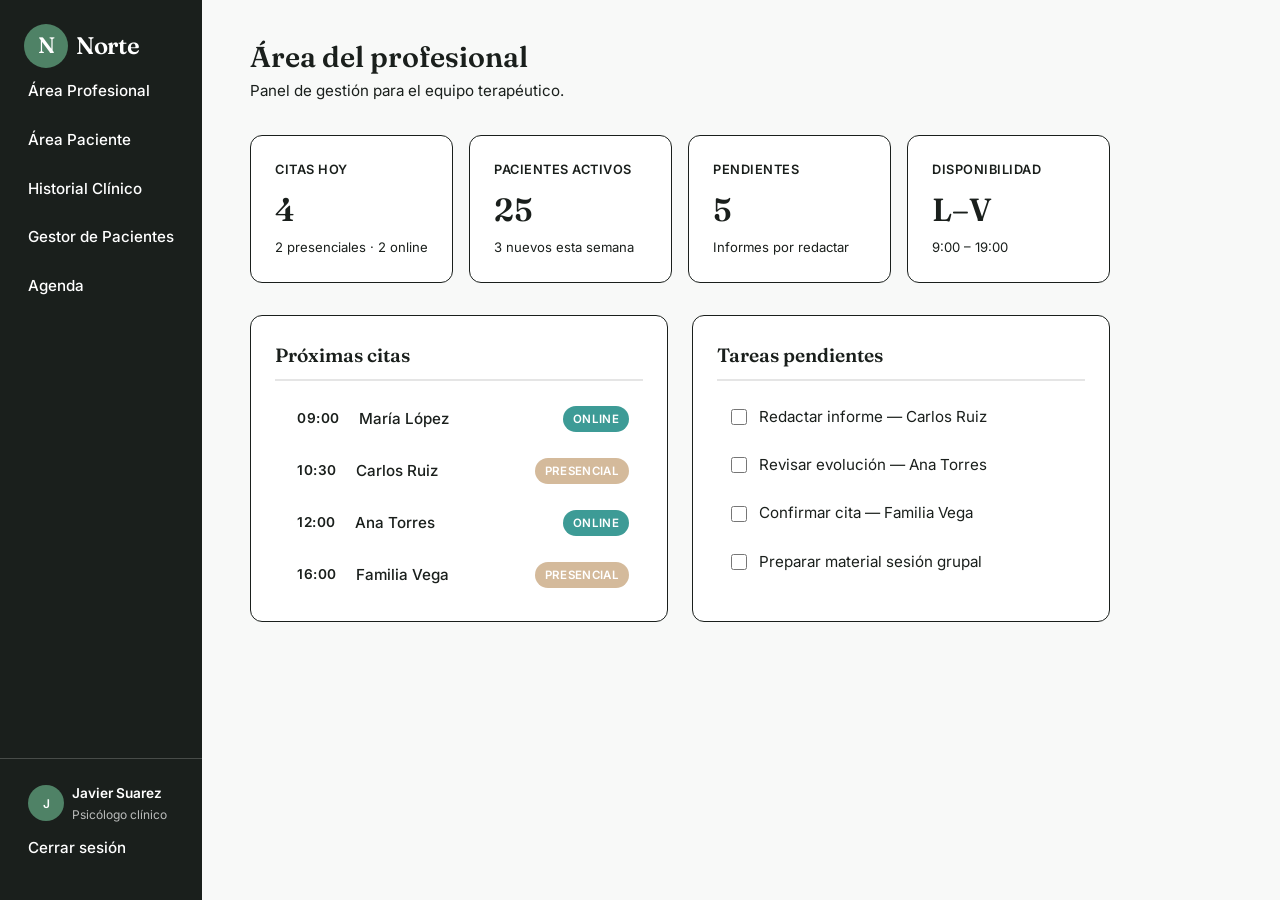
<file: dashboard.html>
<!DOCTYPE html>
<html lang="en">

<head>
    <meta charset="UTF-8">
    <meta name="viewport" content="width=device-width, initial-scale=1.0">
    <title>Consultorio Psicológico Norte</title>
    <link
        href="https://fonts.googleapis.com/css2?family=Fraunces:opsz,wght@9..144,400;9..144,500;9..144,600&family=Inter:wght@400;500;600&display=swap"
        rel="stylesheet" />
    <link rel="stylesheet" href="/css/global.css">
    <link rel="stylesheet" href="/css/dashboard.css">
    <link rel="stylesheet" href="/css/sidebar.css">
</head>

<body>
    <main class="view-general">
        <aside class="sidebar">
            <div class="sidebar-brand">
                <div class="logo-circle">N</div>
                <span class="logo-name">Norte</span>
            </div>
            <nav class="sidebar-nav">
                <a href="/dashboard.html" class="nav-item">Área Profesional</a>
                <a href="/patient-dashboard.html" class="nav-item">Área Paciente</a>
                <a href="/history.html" class="nav-item">Historial Clínico</a>
                <a href="/patient-manager.html" class="nav-item">Gestor de Pacientes</a>
                <a href="/planner.html" class="nav-item">Agenda</a>
            </nav>
            <div class="sidebar-footer">
                <div class="user-mini">
                    <div class="avatar">J</div>
                    <div>
                        <p class="user-name">Javier Suarez</p>
                        <p class="user-role">Psicólogo clínico</p>
                    </div>
                </div>
                <a href="/login.html" class="nav-item">Cerrar sesión</a>
            </div>
        </aside>
        <section class="view-content">
            <header class="page-header">
                <h1 class="page-title">Área del profesional</h1>
                <p class="page-lead">Panel de gestión para el equipo terapéutico.</p>
            </header>

            <div class="dashboard-grid">
                <div class="dash-card">
                    <p class="dash-label">Citas hoy</p>
                    <p class="dash-value">4</p>
                    <p class="dash-sub">2 presenciales · 2 online</p>
                </div>
                <div class="dash-card">
                    <p class="dash-label">Pacientes activos</p>
                    <p class="dash-value">25</p>
                    <p class="dash-sub">3 nuevos esta semana</p>
                </div>
                <div class="dash-card">
                    <p class="dash-label">Pendientes</p>
                    <p class="dash-value">5</p>
                    <p class="dash-sub">Informes por redactar</p>
                </div>
                <div class="dash-card">
                    <p class="dash-label">Disponibilidad</p>
                    <p class="dash-value">L–V</p>
                    <p class="dash-sub">9:00 – 19:00</p>
                </div>
            </div>

            <div class="two-col">
                <section class="panel">
                    <h2 class="panel-title">Próximas citas</h2>
                    <ul class="list-rows">
                        <li>
                            <div class="row-main">
                                <span class="row-time">09:00</span>
                                <span class="row-name">María López</span>
                            </div>
                            <span class="badge badge-online">Online</span>
                        </li>
                        <li>
                            <div class="row-main">
                                <span class="row-time">10:30</span>
                                <span class="row-name">Carlos Ruiz</span>
                            </div>
                            <span class="badge badge-presencial">Presencial</span>
                        </li>
                        <li>
                            <div class="row-main">
                                <span class="row-time">12:00</span>
                                <span class="row-name">Ana Torres</span>
                            </div>
                            <span class="badge badge-online">Online</span>
                        </li>
                        <li>
                            <div class="row-main">
                                <span class="row-time">16:00</span>
                                <span class="row-name">Familia Vega</span>
                            </div>
                            <span class="badge badge-presencial">Presencial</span>
                        </li>
                    </ul>
                </section>

                <section class="panel">
                    <h2 class="panel-title">Tareas pendientes</h2>
                    <ul class="task-list">
                        <li>
                            <input type="checkbox" id="t1" />
                            <label for="t1">Redactar informe — Carlos Ruiz</label>
                        </li>
                        <li>
                            <input type="checkbox" id="t2" />
                            <label for="t2">Revisar evolución — Ana Torres</label>
                        </li>
                        <li>
                            <input type="checkbox" id="t3" />
                            <label for="t3">Confirmar cita — Familia Vega</label>
                        </li>
                        <li>
                            <input type="checkbox" id="t4" />
                            <label for="t4">Preparar material sesión grupal</label>
                        </li>
                    </ul>
                </section>
            </div>
        </section>
    </main>
</body>

</html>
</file>
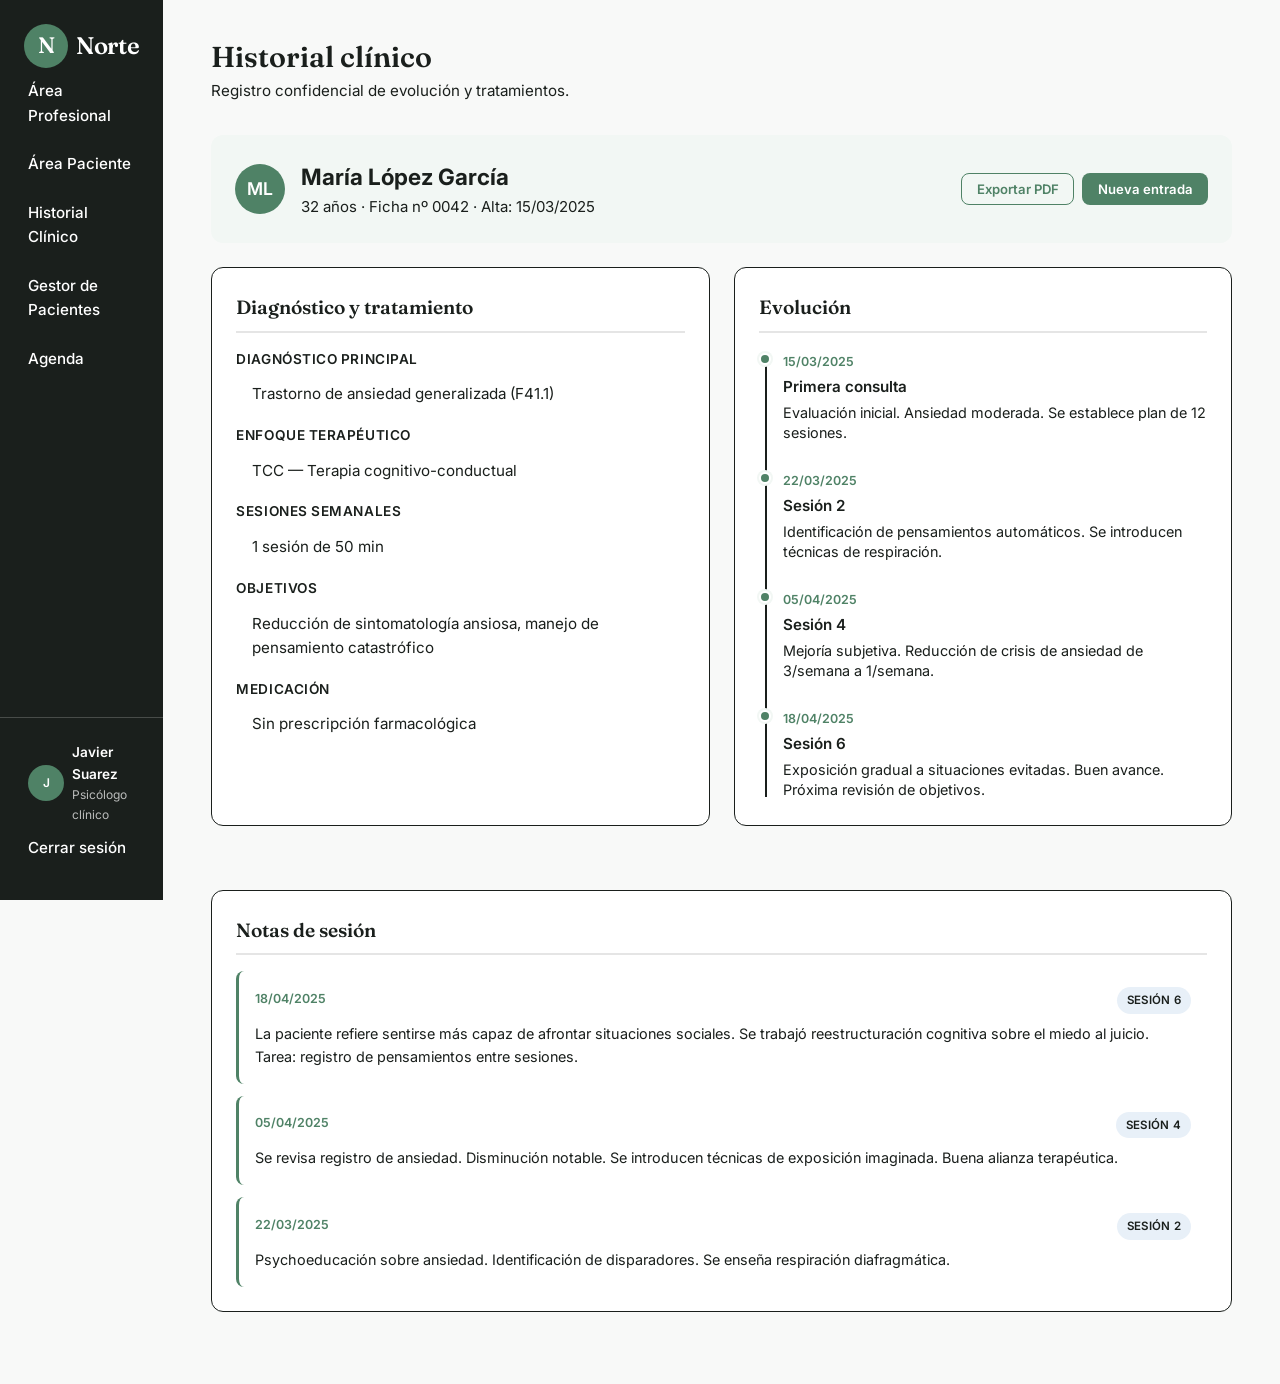
<file: history.html>
<!DOCTYPE html>
<html lang="en">

<head>
    <meta charset="UTF-8">
    <meta name="viewport" content="width=device-width, initial-scale=1.0">
    <title>Consultorio Psicológico Norte</title>
    <link
        href="https://fonts.googleapis.com/css2?family=Fraunces:opsz,wght@9..144,400;9..144,500;9..144,600&family=Inter:wght@400;500;600&display=swap"
        rel="stylesheet" />
    <link rel="stylesheet" href="/css/global.css">
    <link rel="stylesheet" href="/css/sidebar.css">
    <link rel="stylesheet" href="/css/history.css">
</head>

<body>
    <main class="view-general">
        <aside class="sidebar">
            <div class="sidebar-brand">
                <div class="logo-circle">N</div>
                <span class="logo-name">Norte</span>
            </div>
            <nav class="sidebar-nav">
                <a href="/dashboard.html" class="nav-item">Área Profesional</a>
                <a href="/patient-dashboard.html" class="nav-item">Área Paciente</a>
                <a href="/history.html" class="nav-item">Historial Clínico</a>
                <a href="/patient-manager.html" class="nav-item">Gestor de Pacientes</a>
                <a href="/planner.html" class="nav-item">Agenda</a>
            </nav>
            <div class="sidebar-footer">
                <div class="user-mini">
                    <div class="avatar">J</div>
                    <div>
                        <p class="user-name">Javier Suarez</p>
                        <p class="user-role">Psicólogo clínico</p>
                    </div>
                </div>
                <a href="/login.html" class="nav-item">Cerrar sesión</a>
            </div>
        </aside>
        <section class="view-content">
            <header class="page-header">
                <h1 class="page-title">Historial clínico</h1>
                <p class="page-lead">Registro confidencial de evolución y tratamientos.</p>
            </header>

            <div class="patient-banner">
                <div class="avatar avatar-lg">ML</div>
                <div>
                    <h2>María López García</h2>
                    <p>32 años · Ficha nº 0042 · Alta: 15/03/2025</p>
                </div>
                <div class="patient-banner-actions">
                    <button class="button button-ghost button-sm">Exportar PDF</button>
                    <button class="button button-primary button-sm">Nueva entrada</button>
                </div>
            </div>

            <div class="two-col">
                <section class="panel">
                    <h2 class="panel-title">Diagnóstico y tratamiento</h2>
                    <dl class="data-list">
                        <dt>Diagnóstico principal</dt>
                        <dd>Trastorno de ansiedad generalizada (F41.1)</dd>
                        <dt>Enfoque terapéutico</dt>
                        <dd>TCC — Terapia cognitivo-conductual</dd>
                        <dt>Sesiones semanales</dt>
                        <dd>1 sesión de 50 min</dd>
                        <dt>Objetivos</dt>
                        <dd>Reducción de sintomatología ansiosa, manejo de pensamiento catastrófico</dd>
                        <dt>Medicación</dt>
                        <dd>Sin prescripción farmacológica</dd>
                    </dl>
                </section>

                <section class="panel">
                    <h2 class="panel-title">Evolución</h2>
                    <div class="timeline">
                        <div class="timeline-item">
                            <div class="timeline-dot"></div>
                            <div class="timeline-content">
                                <span class="timeline-date">15/03/2025</span>
                                <h3>Primera consulta</h3>
                                <p>Evaluación inicial. Ansiedad moderada. Se establece plan de 12 sesiones.</p>
                            </div>
                        </div>
                        <div class="timeline-item">
                            <div class="timeline-dot"></div>
                            <div class="timeline-content">
                                <span class="timeline-date">22/03/2025</span>
                                <h3>Sesión 2</h3>
                                <p>Identificación de pensamientos automáticos. Se introducen técnicas de respiración.
                                </p>
                            </div>
                        </div>
                        <div class="timeline-item">
                            <div class="timeline-dot"></div>
                            <div class="timeline-content">
                                <span class="timeline-date">05/04/2025</span>
                                <h3>Sesión 4</h3>
                                <p>Mejoría subjetiva. Reducción de crisis de ansiedad de 3/semana a 1/semana.</p>
                            </div>
                        </div>
                        <div class="timeline-item">
                            <div class="timeline-dot"></div>
                            <div class="timeline-content">
                                <span class="timeline-date">18/04/2025</span>
                                <h3>Sesión 6</h3>
                                <p>Exposición gradual a situaciones evitadas. Buen avance. Próxima revisión de
                                    objetivos.</p>
                            </div>
                        </div>
                    </div>
                </section>
            </div>

            <section class="panel">
                <h2 class="panel-title">Notas de sesión</h2>
                <div class="notes-list">
                    <article class="note-card">
                        <header>
                            <span class="note-date">18/04/2025</span>
                            <span class="badge badge-info">Sesión 6</span>
                        </header>
                        <p>
                            La paciente refiere sentirse más capaz de afrontar situaciones
                            sociales. Se trabajó reestructuración cognitiva sobre el miedo
                            al juicio. Tarea: registro de pensamientos entre sesiones.
                        </p>
                    </article>
                    <article class="note-card">
                        <header>
                            <span class="note-date">05/04/2025</span>
                            <span class="badge badge-info">Sesión 4</span>
                        </header>
                        <p>
                            Se revisa registro de ansiedad. Disminución notable. Se
                            introducen técnicas de exposición imaginada. Buena alianza
                            terapéutica.
                        </p>
                    </article>
                    <article class="note-card">
                        <header>
                            <span class="note-date">22/03/2025</span>
                            <span class="badge badge-info">Sesión 2</span>
                        </header>
                        <p>
                            Psychoeducación sobre ansiedad. Identificación de
                            disparadores. Se enseña respiración diafragmática.
                        </p>
                    </article>
                </div>
            </section>
        </section>
    </main>
</body>

</html>
</file>
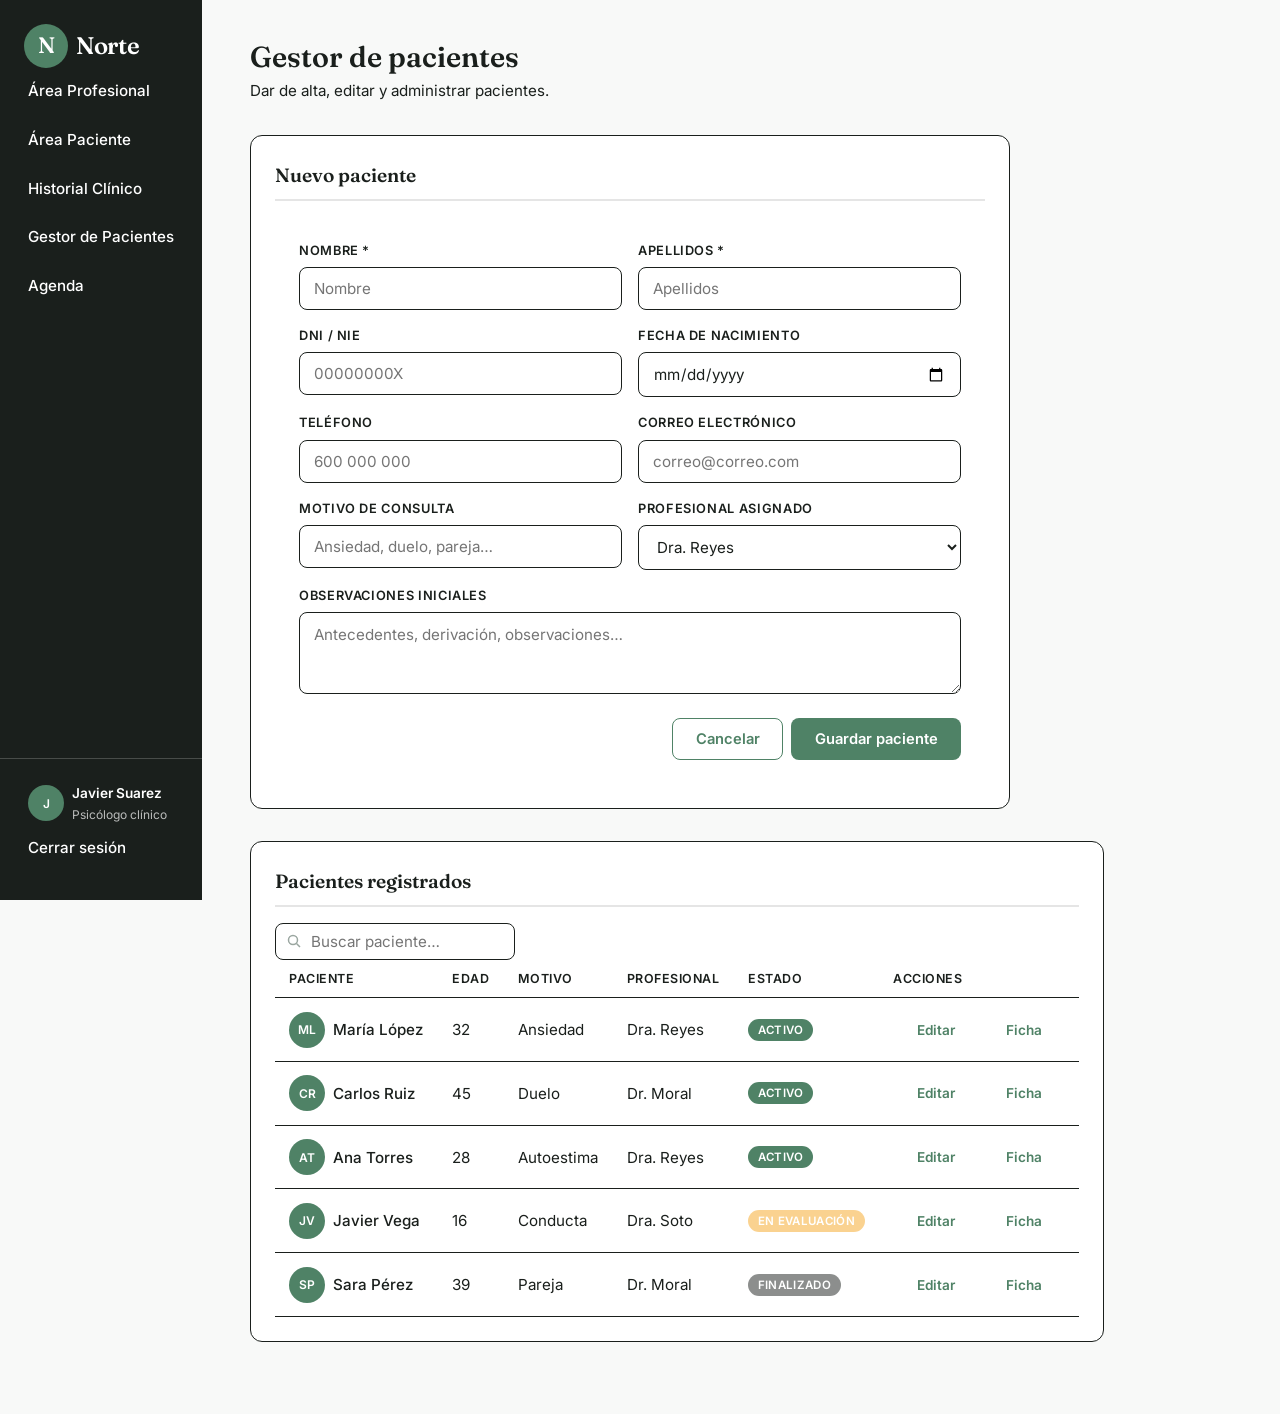
<file: patient-manager.html>
<html lang="en">

<head>
    <meta charset="UTF-8">
    <meta name="viewport" content="width=device-width, initial-scale=1.0">
    <title>Consultorio Psicológico Norte</title>
    <link
        href="https://fonts.googleapis.com/css2?family=Fraunces:opsz,wght@9..144,400;9..144,500;9..144,600&family=Inter:wght@400;500;600&display=swap"
        rel="stylesheet" />
    <link rel="stylesheet" href="/css/global.css">
    <link rel="stylesheet" href="/css/sidebar.css">
    <link rel="stylesheet" href="/css/patient-manager.css">
</head>

<body>
    <main class="view-general">
        <aside class="sidebar">
            <div class="sidebar-brand">
                <div class="logo-circle">N</div>
                <span class="logo-name">Norte</span>
            </div>
            <nav class="sidebar-nav">
                <a href="/dashboard.html" class="nav-item">Área Profesional</a>
                <a href="/patient-dashboard.html" class="nav-item">Área Paciente</a>
                <a href="/history.html" class="nav-item">Historial Clínico</a>
                <a href="/patient-manager.html" class="nav-item">Gestor de Pacientes</a>
                <a href="/planner.html" class="nav-item">Agenda</a>
            </nav>
            <div class="sidebar-footer">
                <div class="user-mini">
                    <div class="avatar">J</div>
                    <div>
                        <p class="user-name">Javier Suarez</p>
                        <p class="user-role">Psicólogo clínico</p>
                    </div>
                </div>
                <a href="/login.html" class="nav-item">Cerrar sesión</a>
            </div>
        </aside>
        <section class="view-content">
            <header class="page-header">
                <h1 class="page-title">Gestor de pacientes</h1>
                <p class="page-lead">Dar de alta, editar y administrar pacientes.</p>
            </header>

            <!-- Edición de paciente -->
            <section class="panel form-panel">
                <h2 class="panel-title">Nuevo paciente</h2>
                <form class="patient-form" onsubmit="return false">
                    <div class="form-row">
                        <label class="field">
                            <span class="field-label">Nombre *</span>
                            <input type="text" placeholder="Nombre" required />
                        </label>
                        <label class="field">
                            <span class="field-label">Apellidos *</span>
                            <input type="text" placeholder="Apellidos" required />
                        </label>
                    </div>
                    <div class="form-row">
                        <label class="field">
                            <span class="field-label">DNI / NIE</span>
                            <input type="text" placeholder="00000000X" />
                        </label>
                        <label class="field">
                            <span class="field-label">Fecha de nacimiento</span>
                            <input type="date" />
                        </label>
                    </div>
                    <div class="form-row">
                        <label class="field">
                            <span class="field-label">Teléfono</span>
                            <input type="tel" placeholder="600 000 000" />
                        </label>
                        <label class="field">
                            <span class="field-label">Correo electrónico</span>
                            <input type="email" placeholder="correo@correo.com" />
                        </label>
                    </div>
                    <div class="form-row">
                        <label class="field">
                            <span class="field-label">Motivo de consulta</span>
                            <input type="text" placeholder="Ansiedad, duelo, pareja…" />
                        </label>
                        <label class="field">
                            <span class="field-label">Profesional asignado</span>
                            <select>
                                <option>Dra. Reyes</option>
                                <option>Dr. Moral</option>
                                <option>Dra. Soto</option>
                            </select>
                        </label>
                    </div>
                    <label class="field">
                        <span class="field-label">Observaciones iniciales</span>
                        <textarea rows="3" placeholder="Antecedentes, derivación, observaciones…"></textarea>
                    </label>
                    <div class="form-actions">
                        <button class="button button-ghost" type="reset">Cancelar</button>
                        <button class="button button-primary" type="submit">Guardar paciente</button>
                    </div>
                </form>
            </section>

            <!-- Listado de pacientes -->
            <section class="panel">
                <div class="panel-header-row">
                    <h2 class="panel-title">Pacientes registrados</h2>
                    <div class="search-box">
                        <input type="search" placeholder="Buscar paciente…" />
                    </div>
                </div>
                <div class="table-wrap">
                    <table class="data-table">
                        <thead>
                            <tr>
                                <th>Paciente</th>
                                <th>Edad</th>
                                <th>Motivo</th>
                                <th>Profesional</th>
                                <th>Estado</th>
                                <th>Acciones</th>
                            </tr>
                        </thead>
                        <tbody>
                            <tr>
                                <td>
                                    <div class="cell-patient">
                                        <div class="avatar avatar-sm">ML</div>
                                        <span>María López</span>
                                    </div>
                                </td>
                                <td>32</td>
                                <td>Ansiedad</td>
                                <td>Dra. Reyes</td>
                                <td><span class="badge badge-active">Activo</span></td>
                                <td>
                                    <button class="button button-link">Editar</button>
                                    <button class="button button-link">Ficha</button>
                                </td>
                            </tr>
                            <tr>
                                <td>
                                    <div class="cell-patient">
                                        <div class="avatar avatar-sm">CR</div>
                                        <span>Carlos Ruiz</span>
                                    </div>
                                </td>
                                <td>45</td>
                                <td>Duelo</td>
                                <td>Dr. Moral</td>
                                <td><span class="badge badge-active">Activo</span></td>
                                <td>
                                    <button class="button button-link">Editar</button>
                                    <button class="button button-link">Ficha</button>
                                </td>
                            </tr>
                            <tr>
                                <td>
                                    <div class="cell-patient">
                                        <div class="avatar avatar-sm">AT</div>
                                        <span>Ana Torres</span>
                                    </div>
                                </td>
                                <td>28</td>
                                <td>Autoestima</td>
                                <td>Dra. Reyes</td>
                                <td><span class="badge badge-active">Activo</span></td>
                                <td>
                                    <button class="button button-link">Editar</button>
                                    <button class="button button-link">Ficha</button>
                                </td>
                            </tr>
                            <tr>
                                <td>
                                    <div class="cell-patient">
                                        <div class="avatar avatar-sm">JV</div>
                                        <span>Javier Vega</span>
                                    </div>
                                </td>
                                <td>16</td>
                                <td>Conducta</td>
                                <td>Dra. Soto</td>
                                <td><span class="badge badge-pending">En evaluación</span></td>
                                <td>
                                    <button class="button button-link">Editar</button>
                                    <button class="button button-link">Ficha</button>
                                </td>
                            </tr>
                            <tr>
                                <td>
                                    <div class="cell-patient">
                                        <div class="avatar avatar-sm">SP</div>
                                        <span>Sara Pérez</span>
                                    </div>
                                </td>
                                <td>39</td>
                                <td>Pareja</td>
                                <td>Dr. Moral</td>
                                <td><span class="badge badge-inactive">Finalizado</span></td>
                                <td>
                                    <button class="button button-link">Editar</button>
                                    <button class="button button-link">Ficha</button>
                                </td>
                            </tr>
                        </tbody>
                    </table>
                </div>
            </section>
        </section>
    </main>
</body>

</html>
</file>
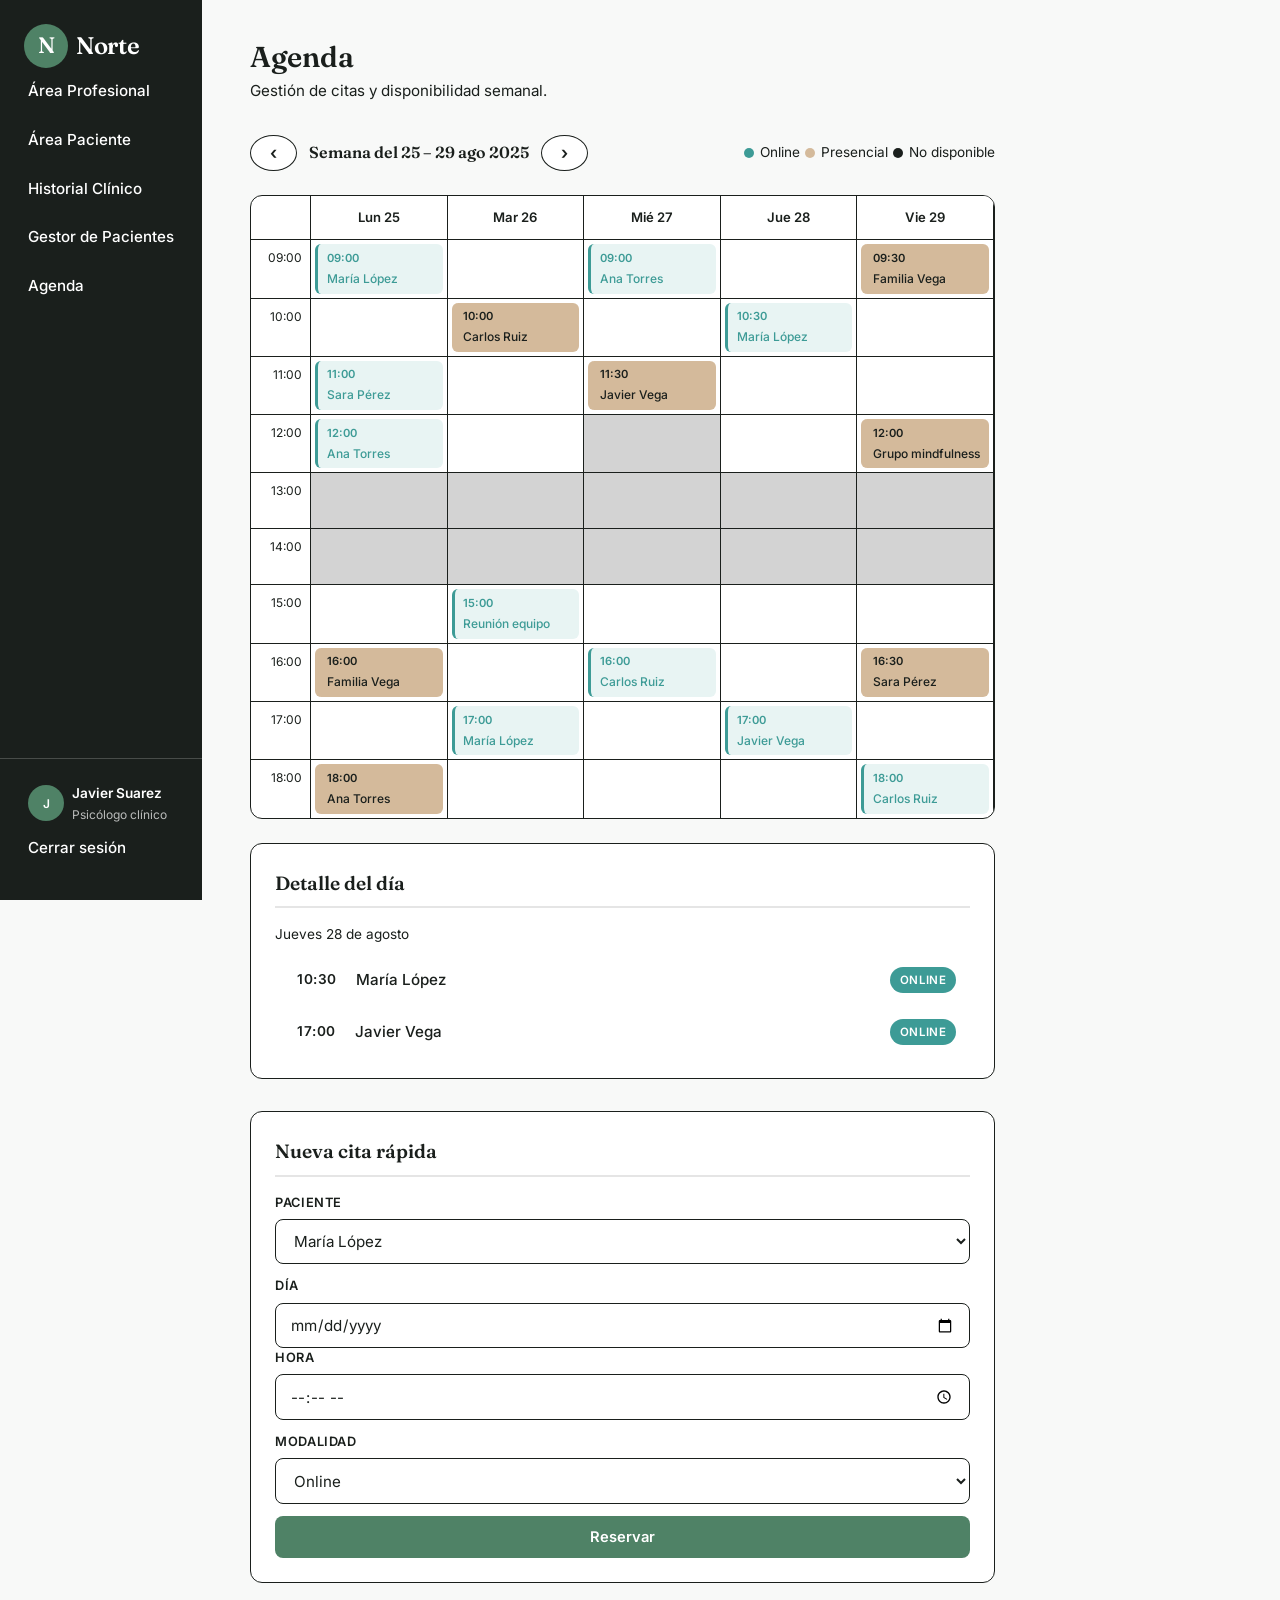
<file: planner.html>
<!DOCTYPE html>
<html lang="en">

<head>
    <meta charset="UTF-8">
    <meta name="viewport" content="width=device-width, initial-scale=1.0">
    <title>Consultorio Psicológico Norte</title>
    <link
        href="https://fonts.googleapis.com/css2?family=Fraunces:opsz,wght@9..144,400;9..144,500;9..144,600&family=Inter:wght@400;500;600&display=swap"
        rel="stylesheet" />
    <link rel="stylesheet" href="/css/global.css">
    <link rel="stylesheet" href="/css/sidebar.css">
    <link rel="stylesheet" href="/css/planner.css">
</head>

<body>
    <main class="view-general">
        <aside class="sidebar">
            <div class="sidebar-brand">
                <div class="logo-circle">N</div>
                <span class="logo-name">Norte</span>
            </div>
            <nav class="sidebar-nav">
                <a href="/dashboard.html" class="nav-item">Área Profesional</a>
                <a href="/patient-dashboard.html" class="nav-item">Área Paciente</a>
                <a href="/history.html" class="nav-item">Historial Clínico</a>
                <a href="/patient-manager.html" class="nav-item">Gestor de Pacientes</a>
                <a href="/planner.html" class="nav-item">Agenda</a>
            </nav>
            <div class="sidebar-footer">
                <div class="user-mini">
                    <div class="avatar">J</div>
                    <div>
                        <p class="user-name">Javier Suarez</p>
                        <p class="user-role">Psicólogo clínico</p>
                    </div>
                </div>
                <a href="/login.html" class="nav-item">Cerrar sesión</a>
            </div>
        </aside>
        <section class="view-content">
            <header class="page-header">
                <h1 class="page-title">Agenda</h1>
                <p class="page-lead">Gestión de citas y disponibilidad semanal.</p>
            </header>

            <div class="planner-toolbar">
                <div class="planner-nav">
                    <button class="button button-icon">‹</button>
                    <span class="planner-week">Semana del 25 – 29 ago 2025</span>
                    <button class="button button-icon">›</button>
                </div>
                <div class="planner-legend">
                    <span><span class="dot dot-online"></span> Online</span>
                    <span><span class="dot dot-presencial"></span> Presencial</span>
                    <span><span class="dot dot-bloqueado"></span> No disponible</span>
                </div>
            </div>

            <div class="calendar-grid">
                <!-- Header row -->
                <div class="cal-hour-col"></div>
                <div class="cal-day-header">Lun 25</div>
                <div class="cal-day-header">Mar 26</div>
                <div class="cal-day-header">Mié 27</div>
                <div class="cal-day-header">Jue 28</div>
                <div class="cal-day-header">Vie 29</div>

                <!-- 09:00 -->
                <div class="cal-hour">09:00</div>
                <div class="cal-slot">
                    <div class="cal-event event-online">
                        <span class="event-time">09:00</span>
                        <span class="event-name">María López</span>
                    </div>
                </div>
                <div class="cal-slot"></div>
                <div class="cal-slot">
                    <div class="cal-event event-online">
                        <span class="event-time">09:00</span>
                        <span class="event-name">Ana Torres</span>
                    </div>
                </div>
                <div class="cal-slot"></div>
                <div class="cal-slot">
                    <div class="cal-event event-presencial">
                        <span class="event-time">09:30</span>
                        <span class="event-name">Familia Vega</span>
                    </div>
                </div>

                <!-- 10:00 -->
                <div class="cal-hour">10:00</div>
                <div class="cal-slot"></div>
                <div class="cal-slot">
                    <div class="cal-event event-presencial">
                        <span class="event-time">10:00</span>
                        <span class="event-name">Carlos Ruiz</span>
                    </div>
                </div>
                <div class="cal-slot"></div>
                <div class="cal-slot">
                    <div class="cal-event event-online">
                        <span class="event-time">10:30</span>
                        <span class="event-name">María López</span>
                    </div>
                </div>
                <div class="cal-slot"></div>

                <!-- 11:00 -->
                <div class="cal-hour">11:00</div>
                <div class="cal-slot">
                    <div class="cal-event event-online">
                        <span class="event-time">11:00</span>
                        <span class="event-name">Sara Pérez</span>
                    </div>
                </div>
                <div class="cal-slot"></div>
                <div class="cal-slot">
                    <div class="cal-event event-presencial">
                        <span class="event-time">11:30</span>
                        <span class="event-name">Javier Vega</span>
                    </div>
                </div>
                <div class="cal-slot"></div>
                <div class="cal-slot"></div>

                <!-- 12:00 -->
                <div class="cal-hour">12:00</div>
                <div class="cal-slot">
                    <div class="cal-event event-online">
                        <span class="event-time">12:00</span>
                        <span class="event-name">Ana Torres</span>
                    </div>
                </div>
                <div class="cal-slot"></div>
                <div class="cal-slot cal-blocked"></div>
                <div class="cal-slot"></div>
                <div class="cal-slot">
                    <div class="cal-event event-presencial">
                        <span class="event-time">12:00</span>
                        <span class="event-name">Grupo mindfulness</span>
                    </div>
                </div>

                <!-- 13:00 -->
                <div class="cal-hour">13:00</div>
                <div class="cal-slot cal-blocked"></div>
                <div class="cal-slot cal-blocked"></div>
                <div class="cal-slot cal-blocked"></div>
                <div class="cal-slot cal-blocked"></div>
                <div class="cal-slot cal-blocked"></div>

                <!-- 14:00 -->
                <div class="cal-hour">14:00</div>
                <div class="cal-slot cal-blocked"></div>
                <div class="cal-slot cal-blocked"></div>
                <div class="cal-slot cal-blocked"></div>
                <div class="cal-slot cal-blocked"></div>
                <div class="cal-slot cal-blocked"></div>

                <!-- 15:00 -->
                <div class="cal-hour">15:00</div>
                <div class="cal-slot"></div>
                <div class="cal-slot">
                    <div class="cal-event event-online">
                        <span class="event-time">15:00</span>
                        <span class="event-name">Reunión equipo</span>
                    </div>
                </div>
                <div class="cal-slot"></div>
                <div class="cal-slot"></div>
                <div class="cal-slot"></div>

                <!-- 16:00 -->
                <div class="cal-hour">16:00</div>
                <div class="cal-slot">
                    <div class="cal-event event-presencial">
                        <span class="event-time">16:00</span>
                        <span class="event-name">Familia Vega</span>
                    </div>
                </div>
                <div class="cal-slot"></div>
                <div class="cal-slot">
                    <div class="cal-event event-online">
                        <span class="event-time">16:00</span>
                        <span class="event-name">Carlos Ruiz</span>
                    </div>
                </div>
                <div class="cal-slot"></div>
                <div class="cal-slot">
                    <div class="cal-event event-presencial">
                        <span class="event-time">16:30</span>
                        <span class="event-name">Sara Pérez</span>
                    </div>
                </div>

                <!-- 17:00 -->
                <div class="cal-hour">17:00</div>
                <div class="cal-slot"></div>
                <div class="cal-slot">
                    <div class="cal-event event-online">
                        <span class="event-time">17:00</span>
                        <span class="event-name">María López</span>
                    </div>
                </div>
                <div class="cal-slot"></div>
                <div class="cal-slot">
                    <div class="cal-event event-online">
                        <span class="event-time">17:00</span>
                        <span class="event-name">Javier Vega</span>
                    </div>
                </div>
                <div class="cal-slot"></div>

                <!-- 18:00 -->
                <div class="cal-hour">18:00</div>
                <div class="cal-slot">
                    <div class="cal-event event-presencial">
                        <span class="event-time">18:00</span>
                        <span class="event-name">Ana Torres</span>
                    </div>
                </div>
                <div class="cal-slot"></div>
                <div class="cal-slot"></div>
                <div class="cal-slot"></div>
                <div class="cal-slot">
                    <div class="cal-event event-online">
                        <span class="event-time">18:00</span>
                        <span class="event-name">Carlos Ruiz</span>
                    </div>
                </div>
            </div>

            <div class="planner-side">
                <section class="panel">
                    <h2 class="panel-title">Detalle del día</h2>
                    <p class="muted-sm">Jueves 28 de agosto</p>
                    <ul class="list-rows">
                        <li>
                            <div class="row-main">
                                <span class="row-time">10:30</span>
                                <span class="row-name">María López</span>
                            </div>
                            <span class="badge badge-online">Online</span>
                        </li>
                        <li>
                            <div class="row-main">
                                <span class="row-time">17:00</span>
                                <span class="row-name">Javier Vega</span>
                            </div>
                            <span class="badge badge-online">Online</span>
                        </li>
                    </ul>
                </section>
                <section class="panel">
                    <h2 class="panel-title">Nueva cita rápida</h2>
                    <form class="quick-form" onsubmit="return false">
                        <label class="field">
                            <span class="field-label">Paciente</span>
                            <select>
                                <option>María López</option>
                                <option>Carlos Ruiz</option>
                                <option>Ana Torres</option>
                            </select>
                        </label>
                        <div class="form-row">
                            <label class="field">
                                <span class="field-label">Día</span>
                                <input type="date" />
                            </label>
                            <label class="field">
                                <span class="field-label">Hora</span>
                                <input type="time" />
                            </label>
                        </div>
                        <label class="field">
                            <span class="field-label">Modalidad</span>
                            <select>
                                <option>Online</option>
                                <option>Presencial</option>
                            </select>
                        </label>
                        <button class="button button-primary btn-block">Reservar</button>
                    </form>
                </section>
            </div>
        </section>
    </main>
</body>

</html>
</file>
<file: css/global.css>
:root{

    --color-primary-50: #f2f7f4;
    --color-primary: #4f8266;
    --color-neutral: #1a1f1c;
    --color-background: #f8f9f8;
    --color-light-neutral: #ffffff;
    --color-accent: #3d9b96;
    --color-secondary: #d4ba9b;
    --color-warning: #f5a623;
    --color-success: #4f8266;

    /*Typography */
    --font-primary: 'Fraunces', Georgia, serif;
    --font-body: 'Inter', Arial, sans-serif;

    /*radius */
    --r-sm: 8px;
    --r-md: 12px;
    --r-lg: 18px;
    --r-xl: 24px;

    /*transitions */
    --t-fast: .2s ease;
    --t-medium: .4s ease;

    /*shadows */
    --shadow-sm: 0 1px 3px rgba(31,51,41,.08);
    --shadow-md: 0 4px 16px rgba(31,51,41,.10);
    --shadow-lg: 0 12px 40px rgba(31,51,41,.14);
}

*{
    box-sizing: border-box;
    margin: 0;
    padding: 0;
}

body{
    font-family: var(--font-body);
    font-size: 15px;
    line-height: 1.6;
    color: var(--color-neutral);
    background: var(--color-background);
}

a{
    color: var(--color-primary);
    text-decoration: none;
}

img{
    max-width: 100%;
    display: block;
}

.logo-circle{
    width: 44px; height: 44px;
    border-radius: 50%;
    background: var(--color-primary);
    color: #fff;
    display: grid;
    place-items: center;
    font-family: var(--font-primary);
    font-size: 1.4rem;
    font-weight: 600;
    flex-shrink: 0;
}

.logo-name{
    font-family: var(--font-primary);
    font-size: 1.5rem;
    font-weight: 600;
    color: var(--color-neutral);
    letter-spacing: -.02rem;
}

.field{
    display: flex;
    flex-direction: column;
    gap: .35rem;
}

.field-label{
    font-size: .8rem;
    font-weight: 600;
    color: var(--color-neutral);
    text-transform: uppercase;
    letter-spacing: .04rem;
}

input[type="email"], input[type="password"], input[type="text"], input[type="tel"], input[type="date"], input[type="time"], input[type="search"], select, textarea{
    padding: .7rem .9rem;
    border: 1.5px solid var(--color-neutral);
    border-radius: var(--r-sm);
    font-size: .95rem;
    font-family: var(--font-body);
    color: var(--color-neutral);
    background: var(--color-light-neutral);
    transition: border-color var(--t-fast), box-shadow var(--t-fast);
}

input:focus{
    outline: none;
    border-color: var(--color-primary);
    box-shadow: 0 0 0 3px rgba(79, 130, 102, .2);
}

.checkbox-row{
    display: flex;
    align-items: center;
    gap: .5rem;
    color: var(--color-neutral);
    cursor: pointer;
}

.checkbox-row input{
    width: 16px; height: 16px;
    accent-color: var(--color-primary);
}

.link-muted{
    color: var(--color-neutral);
}

.link-muted:hover, .link-accent:hover{
    text-decoration: underline;
}

.button{
    display: inline-flex;
    align-items: center;
    justify-content: center;
    gap: .5rem;
    padding: .7rem 1.4rem;
    border-radius: var(--r-sm);
    font-size: .92rem;
    font-weight: 600;
    font-family: var(--font-body);
    cursor: pointer;
    transition: all var(--t-fast);
    border: 1.5px solid transparent;
    text-align: center;
}

.button-primary{
    background: var(--color-primary);
    color: var(--color-light-neutral);
}

.button-primary:hover{
    box-shadow: 0 0 0 3px rgba(79, 130, 102, .2);
}

.button-ghost{
    background: transparent;
    color: var(--color-primary);
    border-color: var(--color-primary);
}

.button-ghost:hover{
    background: var(--color-primary);
    color: var(--color-light-neutral);
}

.button-link{
    background: transparent;
    color: var(--color-primary);
    border-color: transparent;
    font-size: .85rem;
}

.button-icon{
    width: 36px; 
    height: 36px;
    border-radius: 50%;
    border: 1.5px solid var(--color-neutral);
    background: #fff;
    cursor: pointer;
    font-size: 1.1rem;
    color: var(--color-neutral);
    transition: all var(--t-fast);
}

.button-link:hover{
    text-decoration: underline;
}

.button-sm{
    padding: .45rem .9rem;
    font-size: .82rem;
}

.link-accent{
    color: var(--color-primary);
    font-weight: 600;
}

.nav-item{
    padding: .7rem 1rem;
    border-radius: var(--r-sm);
    font-size: .95rem;
    font-weight: 500;
    color: var(--color-light-neutral);
    cursor: pointer;
    transition: all var(--t-fast);
    border-left: 3px solid transparent;
    margin-left: -3px;
}

.nav-item:hover{
    background: rgba(255, 255, 255, .1);
    border-left-color: var(--color-primary);
}

.user-mini{
    display: flex;
    align-items: center;
    gap: .5rem;
    padding: .5rem 1rem .75rem;
}

.avatar{
    width: 36px; 
    height: 36px;
    border-radius: 50%;
    background: var(--color-primary);
    color: #fff;
    display: grid;
    place-items: center;
    font-size: .75rem;
    font-weight: 600;
    flex-shrink: 0;
}

.avatar-lg{
    width: 50px; 
    height: 50px;
    font-size: 1.1rem;
}

.user-name{
    font-size: .85rem;
    font-weight: 600;
}

.user-role{
    font-size: .75rem;
    color: rgba(255, 255, 255, .7);
}

.view-general{
    display: flex;
    min-height: 100vh;
}

.view-content{
    display: block;
    padding: 2.5rem 3rem;
}

.page-header{
    margin-bottom: 2rem;
}

.page-title{
    font-family: var(--font-primary);
    font-size: 1.8rem;
    font-weight: 600;
    color: var(--color-neutral);
    line-height: 1.2;
}

.page-lead{
    font-size: .95rem;
    color: var(--color-neutral);
    margin-top: .25rem;
}

.two-col{
    display: grid;
    grid-template-columns: 1fr 1fr;
    gap: 1.5rem;
    margin-bottom: 2rem;
}

.panel{
    background: var(--color-light-neutral);
    border: 1px solid var(--color-neutral);
    border-radius: var(--r-md);
    padding: 1.5rem;
    margin-bottom: 2rem;
}

.panel-title{
    font-family: var(--font-primary);
    font-size: 1.2rem;
    font-weight: 600;
    color: var(--color-neutral);
    margin-bottom: 1rem;
    padding-bottom: .5rem;
    border-bottom: 2px solid rgba(0, 0, 0, .1);
}

.list-rows{
    display: flex;
    flex-direction: column;
    gap: .5rem;
}

.list-rows li{
    display: flex;
    align-items: center;
    justify-content: space-between;
    padding: .5rem .9rem;
    border-radius: var(--r-sm);
    transition: all var(--t-fast);
    background: var(--color-light-neutral);
}

.list-rows li:hover{
    background: var(--color-primary-50);
}

.row-main{
    display: flex;
    align-items: center;
    gap: .75rem;
}

.row-time{
    font-size: .85rem;
    color: var(--color-neutral);
    flex-shrink: 0;
    padding: .2rem .5rem;
    border-radius: var(--r-sm);
    text-transform: uppercase;
    font-weight: 600;
    letter-spacing: .03em;
}

.row-name{
    font-size: .95rem;
    font-weight: 500;
    color: var(--color-neutral);
}

.badge{
    font-size: .72rem;
    font-weight: 600;
    padding: .25rem .6rem;
    border-radius: 20px;
    text-transform: uppercase;
    letter-spacing: .03em;
}

.badge-online{
    background: var(--color-accent);
    color: var(--color-light-neutral);
}

.badge-presencial{
    background: var(--color-secondary);
    color: var(--color-light-neutral);
}

.badge-active{
    background: var(--color-success);
    color: var(--color-light-neutral);
}

.badge-pending{
    background: var(--color-warning);
    color: var(--color-light-neutral);
    opacity: .5;
}

.badge-inactive{
    background: var(--color-neutral);
    color: var(--color-light-neutral);
    opacity: .5;
}

.badge-info{
    background: #e8f0f8;
    color: var(--color-neutral);
}
</file>
<file: css/dashboard.css>
.dashboard-grid {
  display: grid;
  grid-template-columns: repeat(4, 1fr);
  gap: 1rem;
  margin-bottom: 2rem;
}

.dash-card {
  background: var(--color-light-neutral);
  border: 1px solid var(--color-neutral);
  border-radius: var(--r-md);
  padding: 1.5rem;
}

.dash-label { font-size: .8rem; text-transform: uppercase; letter-spacing: .04em; color: var(--color-neutral); font-weight: 600; }

.dash-value {
  font-family: var(--font-primary);
  font-size: 2rem;
  font-weight: 600;
  color: var(--color-neutral);
  margin: .25rem 0 .1rem;
}

.dash-sub { font-size: .82rem; color: var(--color-neutral); }

.task-list{
    display: flex;
    flex-direction: column;
    gap: .5rem;
}

.task-list li{
    display: flex;
    align-items: center;
    gap: .75rem;
    padding: .5rem .9rem;
}

.task-list input{
    width: 16px; height: 16px;
    accent-color: var(--color-primary);
    cursor: pointer;
}

.task-list label{
    font-size: .95rem;
    color: var(--color-neutral);
    cursor: pointer;
}

.patient-welcome{
  display: grid;
  grid-template-columns: 1fr 1fr;
  gap: 0;
  border-radius: var(--r-lg);
  overflow: hidden;
  margin-bottom: 2rem;
  box-shadow: var(--shadow-md);
}

.patient-welcome img{
  width: 100%;
  height: 100%;
  object-fit: cover;
}

.patient-welcome-text{
  padding: 2rem;
  background: var(--color-primary-50);
  display: flex;
  flex-direction: column;
  justify-content: center;
}

.patient-welcome-text h2{
  font-family: var(--font-primary);
  font-size: 1.5rem;
  font-weight: 600;
  color: var(--color-neutral);
  margin-bottom: .5rem;
}

.patient-welcome-text p{
  font-size: .95rem;
  color: var(--color-neutral);
  line-height: 1.4;
}

.hero-actions{
  display: flex;
  gap: 1rem;
  margin-top: 1rem;
  flex-wrap: wrap;
}

.resources-grid{
  display: grid;
  grid-template-columns: repeat(3, 1fr);
  gap: 1rem;
  margin-bottom: 2rem;
}

.resource-card{
  background: var(--color-light-neutral);
  border: 1px solid var(--color-neutral);
  border-radius: var(--r-md);
  padding: 1.5rem;
  display: flex;
  flex-direction: column;
  gap: .5rem;
}

.resource-card h3{
  font-family: var(--font-primary);
  font-size: 1.1rem;
  font-weight: 600;
  color: var(--color-neutral);
  margin-bottom: .5rem;
}

.resource-card p{
  font-size: .9rem;
  color: var(--color-neutral);
  line-height: 1.4;
}
</file>
<file: css/sidebar.css>
.sidebar{
    background: var(--color-neutral);
    color: var(--color-light-neutral);
    display: flex;
    flex-direction: column;
    padding: 1.5rem 0;
    position: sticky;
    top: 0;
    height: 100vh;
}

.sidebar-brand{
    display: flex;
    align-items: center;
    gap: .5rem;
    padding: 0 1.5rem;
}

.sidebar-nav{
    flex: 1;
    display: flex;
    flex-direction: column;
    gap: 2px;
    padding: 0 .75rem;
}

.sidebar-footer{
    padding: 1rem .75rem;
    border-top: 1px solid rgba(255, 255, 255, .2);
}

.sidebar-brand .logo-name{
    color: var(--color-light-neutral);
}
</file>
<file: css/history.css>
.patient-banner{
  background: var(--color-primary-50);
  padding: 1.5rem;
  border-radius: var(--r-md);
  display: flex;
  justify-content: space-between;
  align-items: center;
  gap: 1rem;
  margin-bottom: 1.5rem;
}

.patient-banner-actions{
  margin-left: auto;
  display: flex;
  gap: .5rem;
  flex-wrap: wrap;
}

.data-list{
  display: grid;
  grid-template-columns: 1fr;
  gap: .75rem;
}

.data-list dt{
    font-size: .85rem;
    font-weight: 600;
    text-transform: uppercase;
    color: var(--color-neutral);
    letter-spacing: .04em;
}

.data-list dd{
    font-size: .95rem;
    color: var(--color-neutral);
    padding-left: 1rem;
    margin-bottom: .4rem;
}

.timeline{
    position: relative;
    padding-left: 1.5rem;
}

.timeline::before{
    content: "";
    position: absolute;
    left: 6px;
    top: 4px;
    bottom: 4px;
    width: 2px;
    background: var(--color-neutral);
}

.timeline-item{
    position: relative;
    padding-bottom: 1.5rem;
}

.timeline-item:last-child{
    padding-bottom: 0;
}

.timeline-dot{
    position: absolute;
    left: -1.5rem;
    top: 4px;
    width: 12px;
    height: 12px;
    border-radius: 50%;
    background: var(--color-primary);
    border: 2px solid var(--color-light-neutral);
    box-shadow: 0 0 0 2px var(--color-primary-50);
}

.timeline-date{
    font-size: .78rem;
    color: var(--color-primary);
    font-weight: 600;
}

.timeline-content h3{
    font-size: .95rem;
    font-weight: 600;
    color: var(--color-neutral);
    margin: .15rem 0 .25rem;
}

.timeline-content p{
    font-size: .9rem;
    color: var(--color-neutral);
    line-height: 1.4;
}

.notes-list{
    display: grid;
    grid-template-columns: 1fr;
    gap: .75rem;
}

.note-card{
    padding: 1rem;
    border-radius: var(--r-sm);
    background: var(--color-light-neutral);
    border-left: 3px solid var(--color-primary);
}

.note-card header{
    display: flex;
    justify-content: space-between;
    align-items: center;
    margin-bottom: .5rem;
}

.note-card p{
    font-size: .9rem;
    color: var(--color-neutral);
}

.note-date{
    font-size: .78rem;
    color: var(--color-primary);
    font-weight: 600;
    margin-bottom: .25rem;
}
</file>
<file: css/patient-manager.css>
.form-panel{
    max-width: 760px;
}

.patient-form{
    display: flex;
    flex-direction: column;
    gap: 1rem;
    padding: 1.5rem;
    background: var(--color-light-neutral);
    border-radius: var(--r-md);
}

.form-row{
    display: grid;
    grid-template-columns: 1fr 1fr;
    gap: 1rem;
}

.form-actions{
    display: flex;
    justify-content: flex-end;
    gap: .5rem;
    margin-top: .5rem;
}

.search-box input { 
    width: 240px; 
    padding: .5rem .9rem .5rem 2.2rem; 
    background-image: url("data:image/svg+xml,%3Csvg xmlns='http://www.w3.org/2000/svg' width='14' height='14' viewBox='0 0 14 14'%3E%3Ccircle cx='6' cy='6' r='4.5' fill='none' stroke='%239aa6a0' stroke-width='1.5'/%3E%3Cpath fill='none' stroke='%239aa6a0' stroke-width='1.5' d='M9.5 9.5L13 13'/%3E%3C/svg%3E"); 
    background-repeat: no-repeat; 
    background-position: .7rem center; 
}

.table-wrap{
    overflow-x: auto;
}

.data-table{
    width: 100%;
    border-collapse: collapse;
    border-radius: var(--r-md);
    font-size: .95rem;
}

.data-table th{
    text-align: left;
    padding: .7rem .9rem;
    font-size: .78rem;
    font-weight: 600;
    text-transform: uppercase;
    letter-spacing: .04em;
    color: var(--color-neutral);
    border-bottom: 1px solid var(--color-neutral);
}

.data-table td{
    padding: .7rem .9rem;
    border-bottom: 1px solid var(--color-neutral);
}

.data-table tbody tr{
    transition: all var(--t-fast);
}

.data-table tbody tr:hover{
    background: var(--color-primary-50);
}

.cell-patient{
    display: flex;
    align-items: center;
    gap: .5rem;
    font-weight: 500;
    color: var(--color-neutral);
}
</file>
<file: css/planner.css>
.planner-toolbar {
    display: flex;
    justify-content: space-between;
    align-items: center;
    margin-bottom: 1.5rem;
    flex-wrap: wrap;
    gap: 1rem;
}

.planner-nav {
    display: flex;
    align-items: center;
    gap: .75rem;
}

.planner-week {
    font-family: var(--font-primary);
    font-size: 1rem;
    font-weight: 600;
    color: var(--color-neutral);
}

.planner-legend {
    display: flex;
    align-items: center;
    gap: .35rem;
}

.planner-legend span {
    display: flex;
    align-items: center;
    gap: .35rem;
    font-size: .85rem;
    color: var(--color-neutral);
}

.dot { 
    width: 10px; 
    height: 10px; 
    border-radius: 50%; 
}

.dot-online { 
    background: var(--color-accent);
}

.dot-presencial { 
    background: var(--color-secondary);
}

.dot-bloqueado { 
    background: var(--color-neutral);
}

.calendar-grid{
    display: grid;
    grid-template-columns: 60px repeat(5, 1fr);
    border: 1px solid var(--color-neutral);
    border-radius: var(--r-md);
    overflow: hidden;
    background: var(--color-light-neutral);
    margin-bottom: 1.5rem;
}

.cal-hour-col,
.cal-day-header,
.cal-hour,
.cal-slot {
    border-right: 1px solid var(--color-neutral);
    border-bottom: 1px solid var(--color-neutral);
}

.cal-day-header {
    padding: .7rem;
    font-size: .82rem;
    font-weight: 600;
    color: var(--color-neutral);
    text-align: center;
    background: var(--color-light-neutral);
}

.cal-hour {
    padding: .5rem;
    font-size: .75rem;
    color: var(--color-neutral);
    text-align: right;
    background: var(--neutral-50);
}

.cal-slot {
    min-height: 56px;
    padding: 4px;
    position: relative;
}

.cal-slot:last-child,
.calendar-grid>div:nth-last-child(-n+6) {
    border-bottom: none;
}

.cal-event {
    height: 100%;
    border-radius: 6px;
    padding: .35rem .55rem;
    font-size: .75rem;
    cursor: pointer;
    transition: transform var(--t-fast);
    display: flex;
    flex-direction: column;
    gap: 1px;
}

.cal-event:hover {
    transform: scale(1.02);
}

.event-time {
    font-weight: 600;
    font-size: .7rem;
}

.event-name {
    font-weight: 500;
    overflow: hidden;
    text-overflow: ellipsis;
    white-space: nowrap;
}

.event-online {
    background: #e8f4f3;
    color: var(--color-accent);
    border-left: 3px solid var(--color-accent);
}

.event-presencial {
    background: var(--color-secondary);
    color: var(--color-neutral);
    border-left: 3px solid var(--color-secondary);
}

.cal-blocked {
    background: lightgray;
}

.agenda-side {
    display: grid;
    grid-template-columns: 1fr 1fr;
    gap: 1.5rem;
}

.quick-form {
    display: flex;
    flex-direction: column;
    gap: .75rem;
}

.muted-sm {
    font-size: .85rem;
    color: var(--neutral-400);
    margin-bottom: .75rem;
}
</file>
